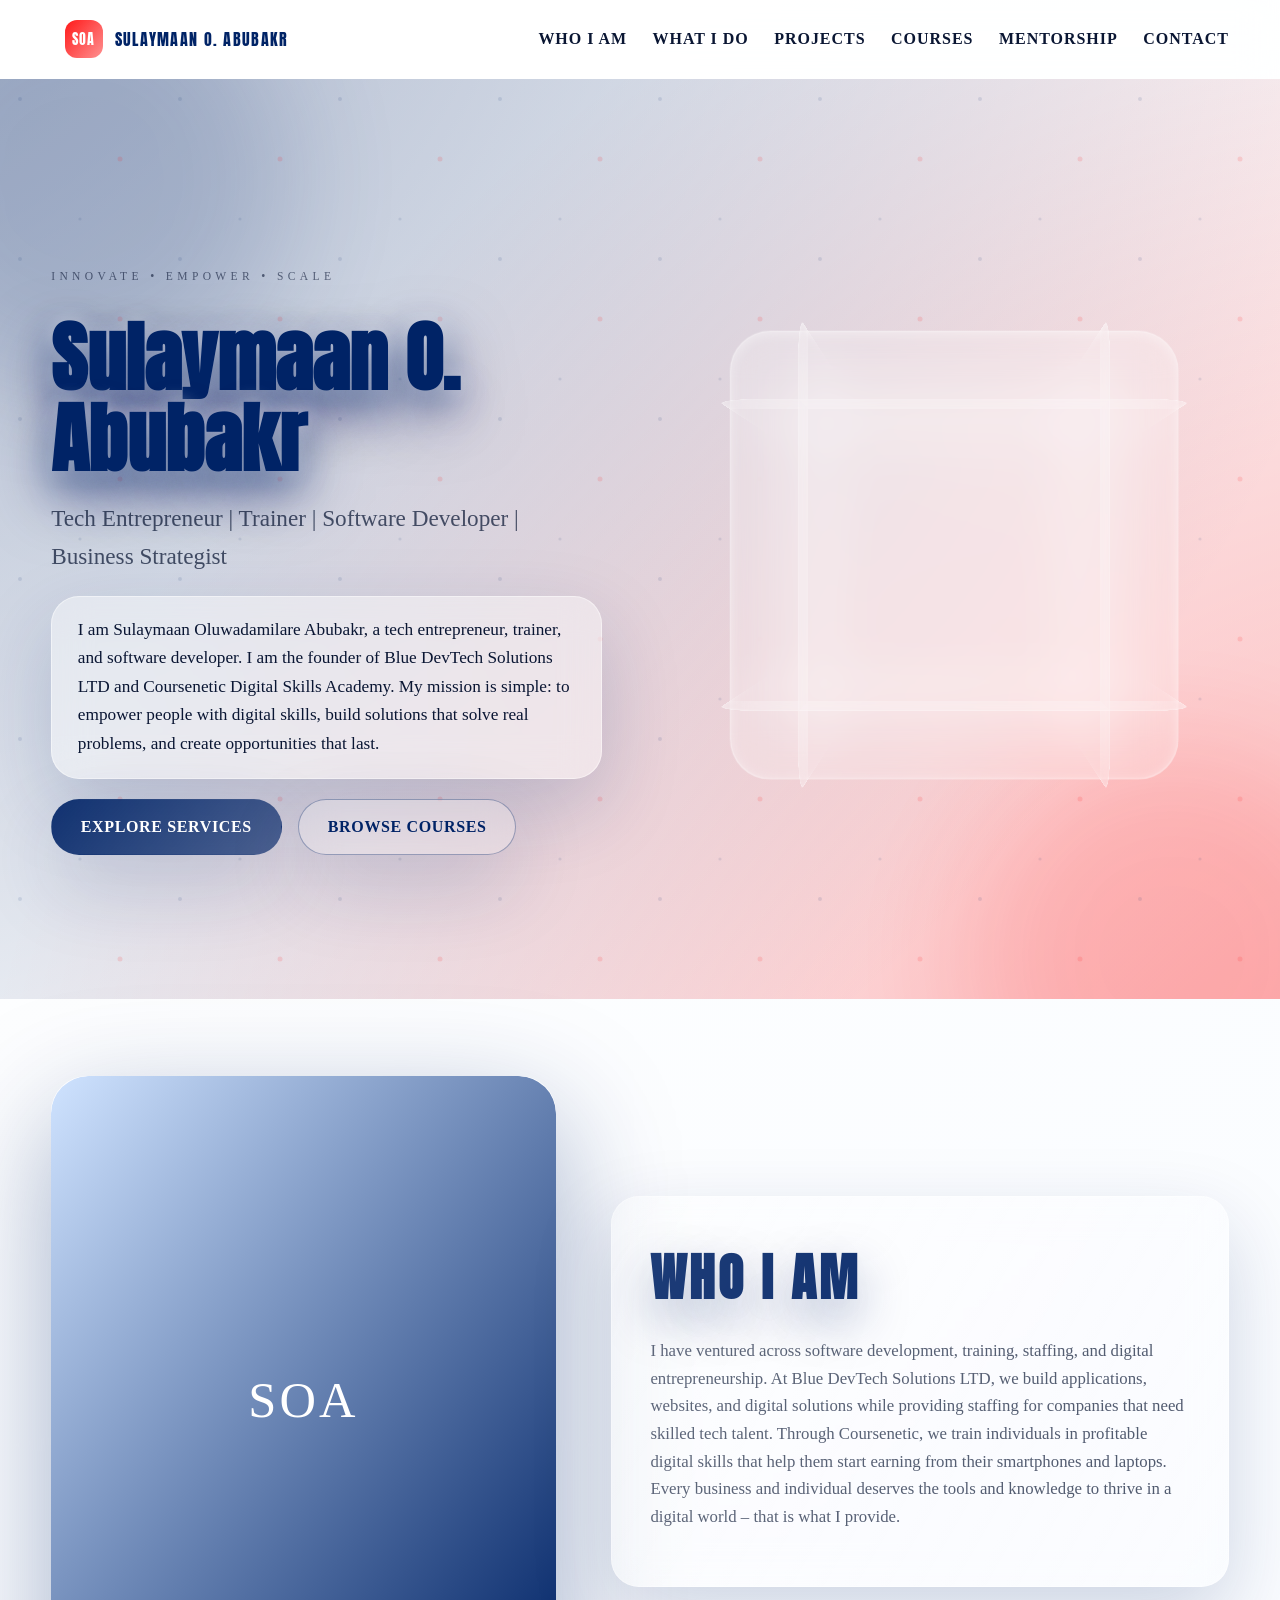
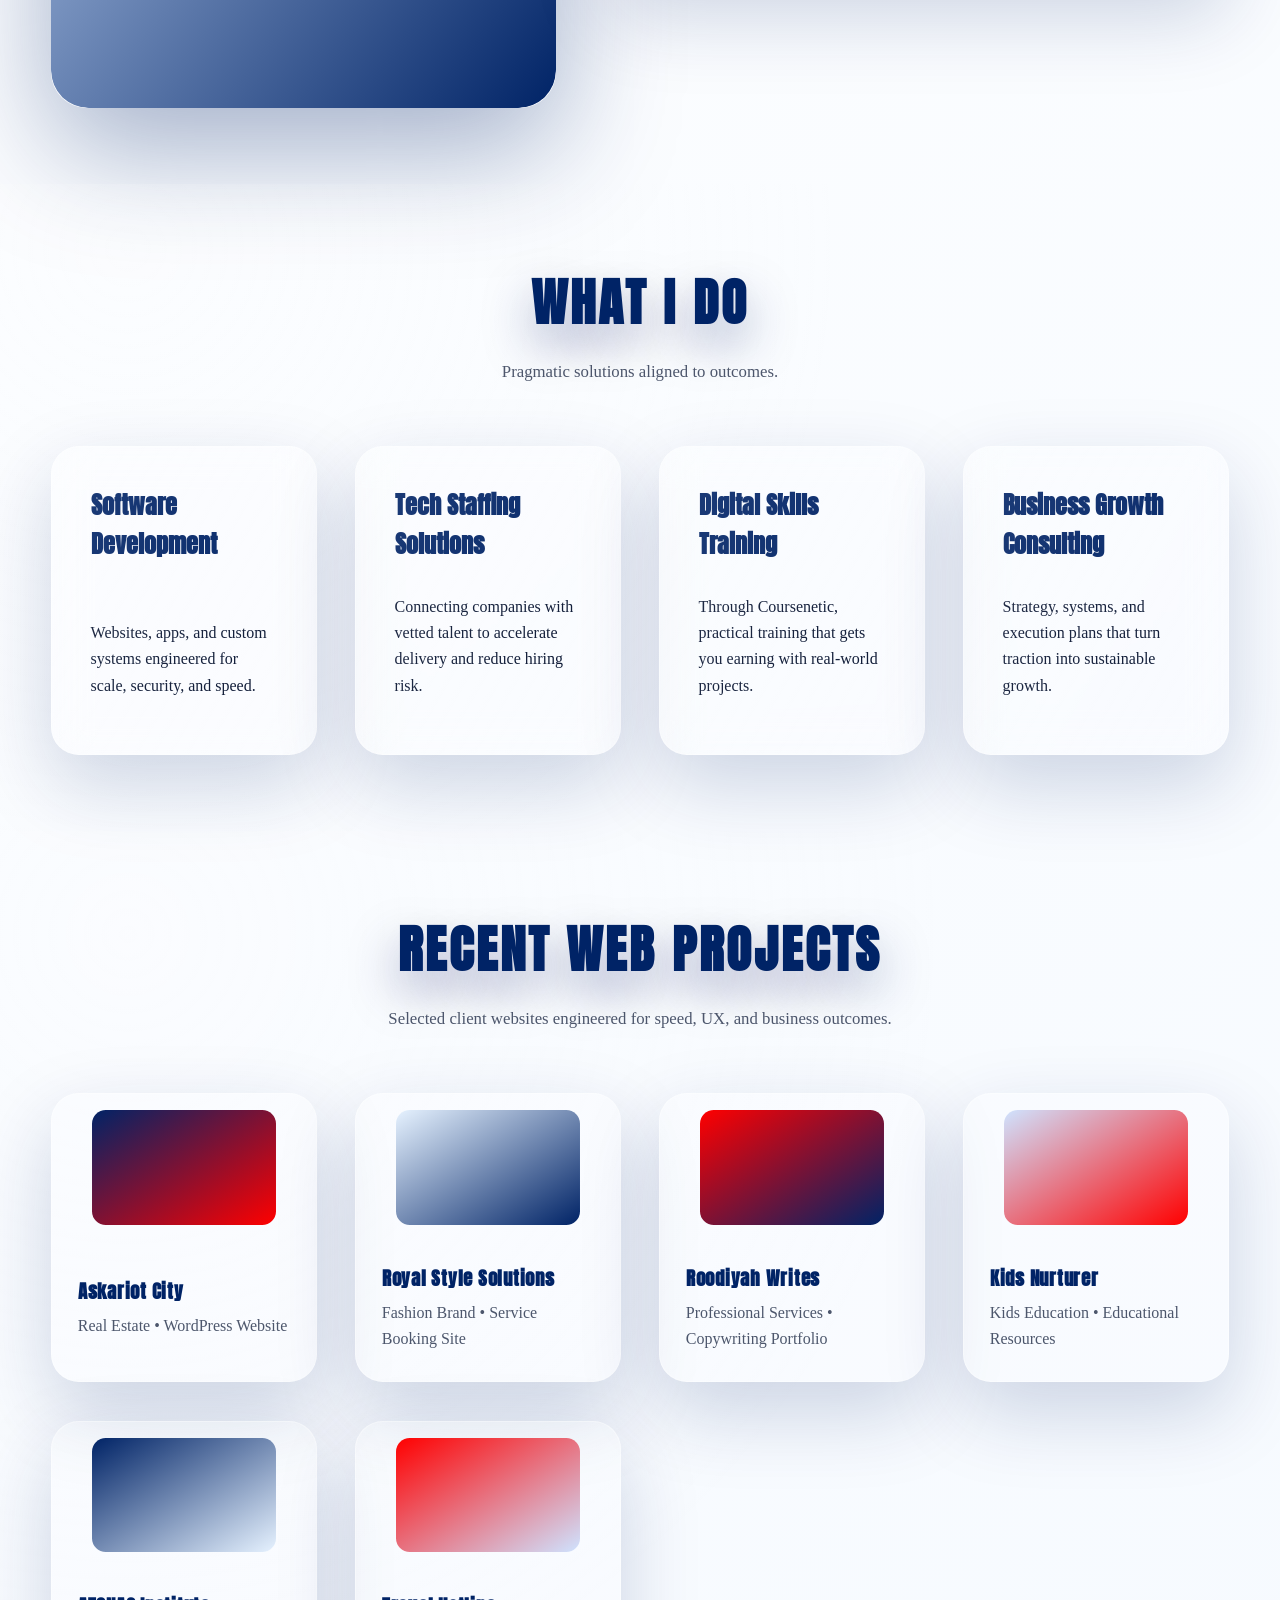
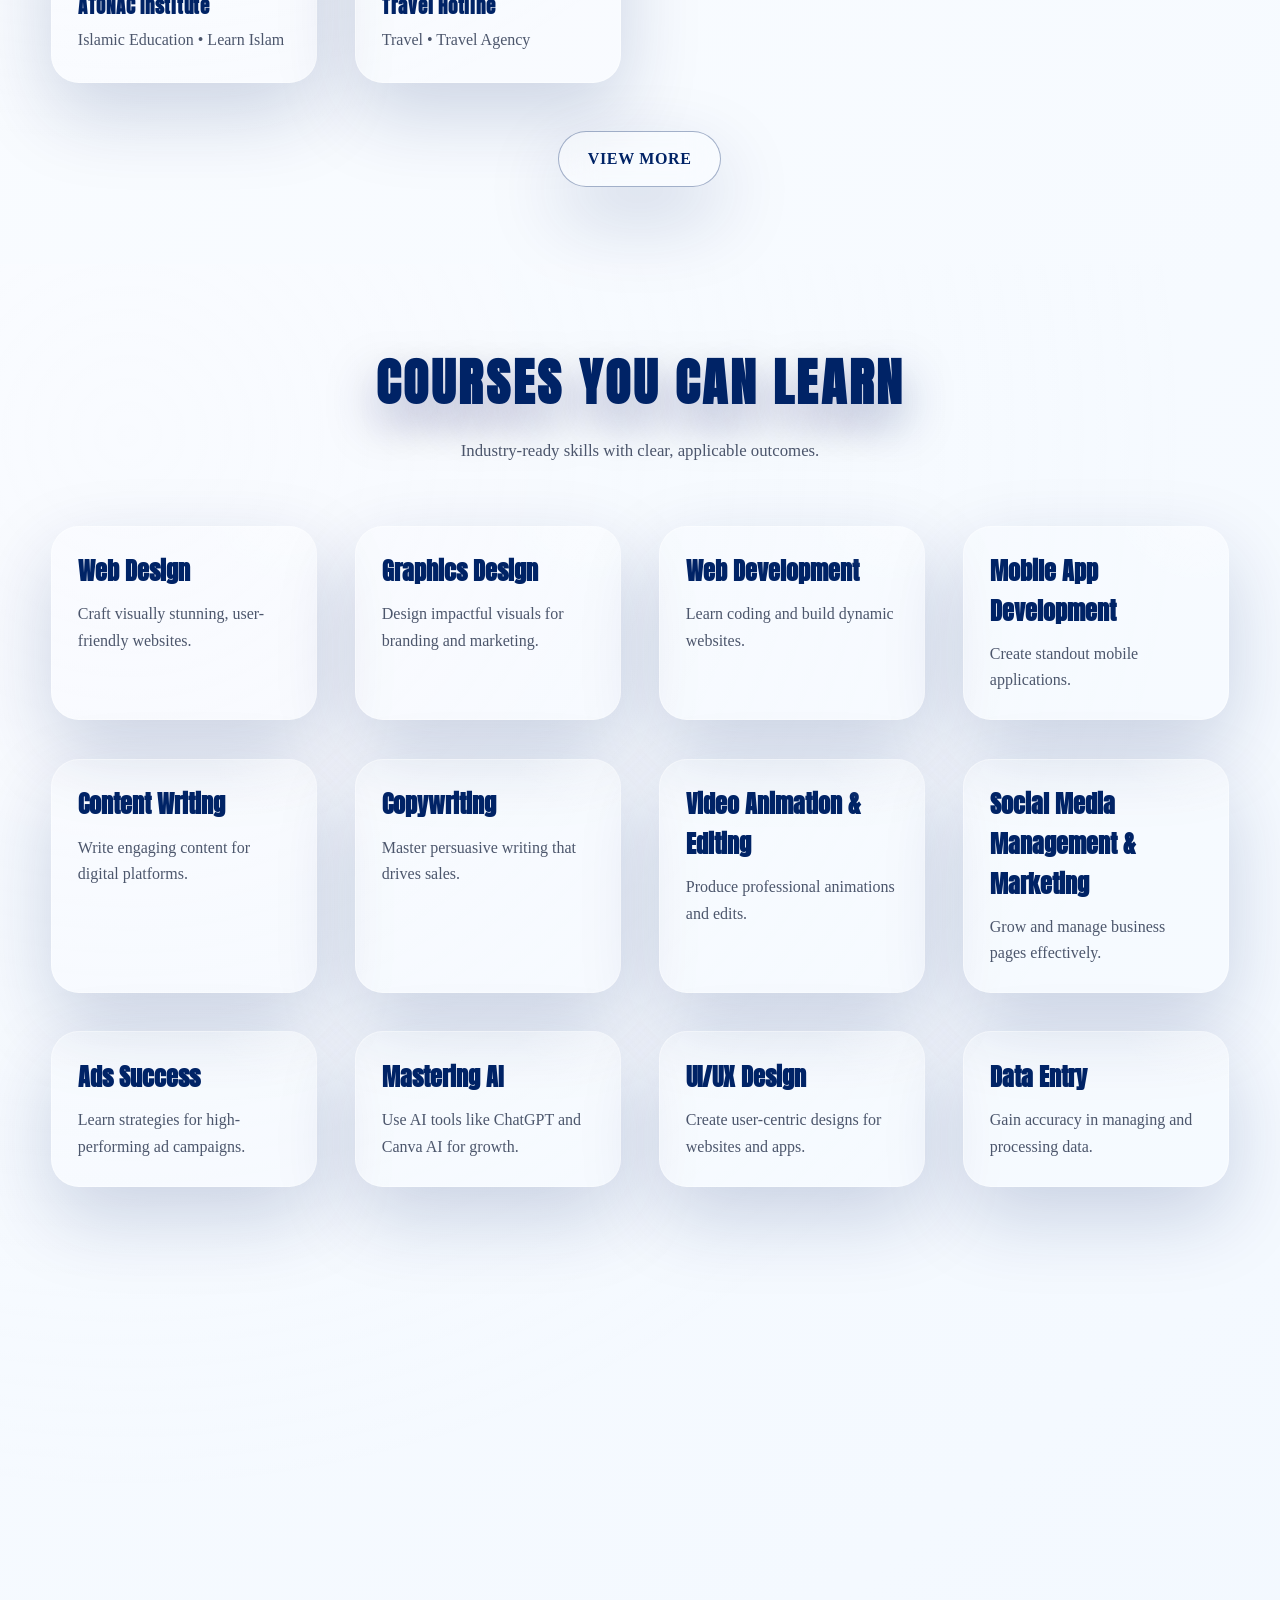
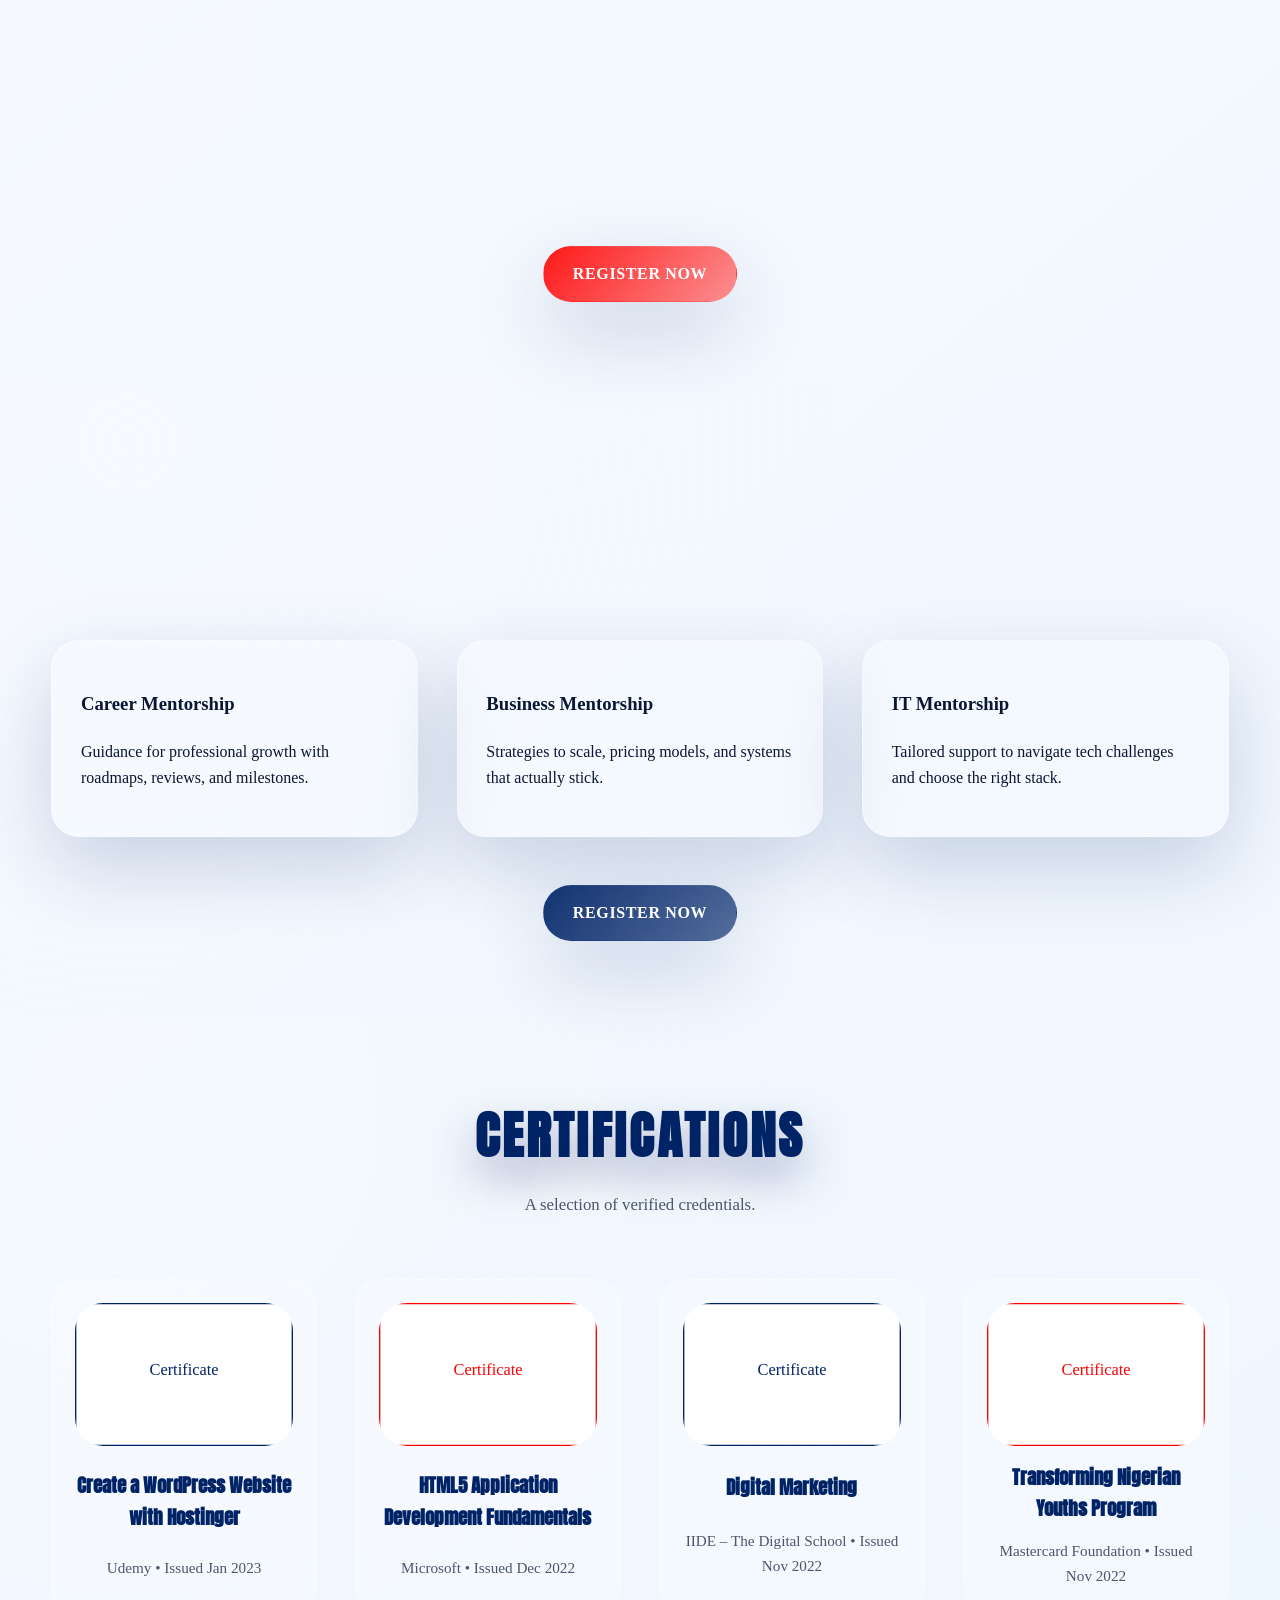
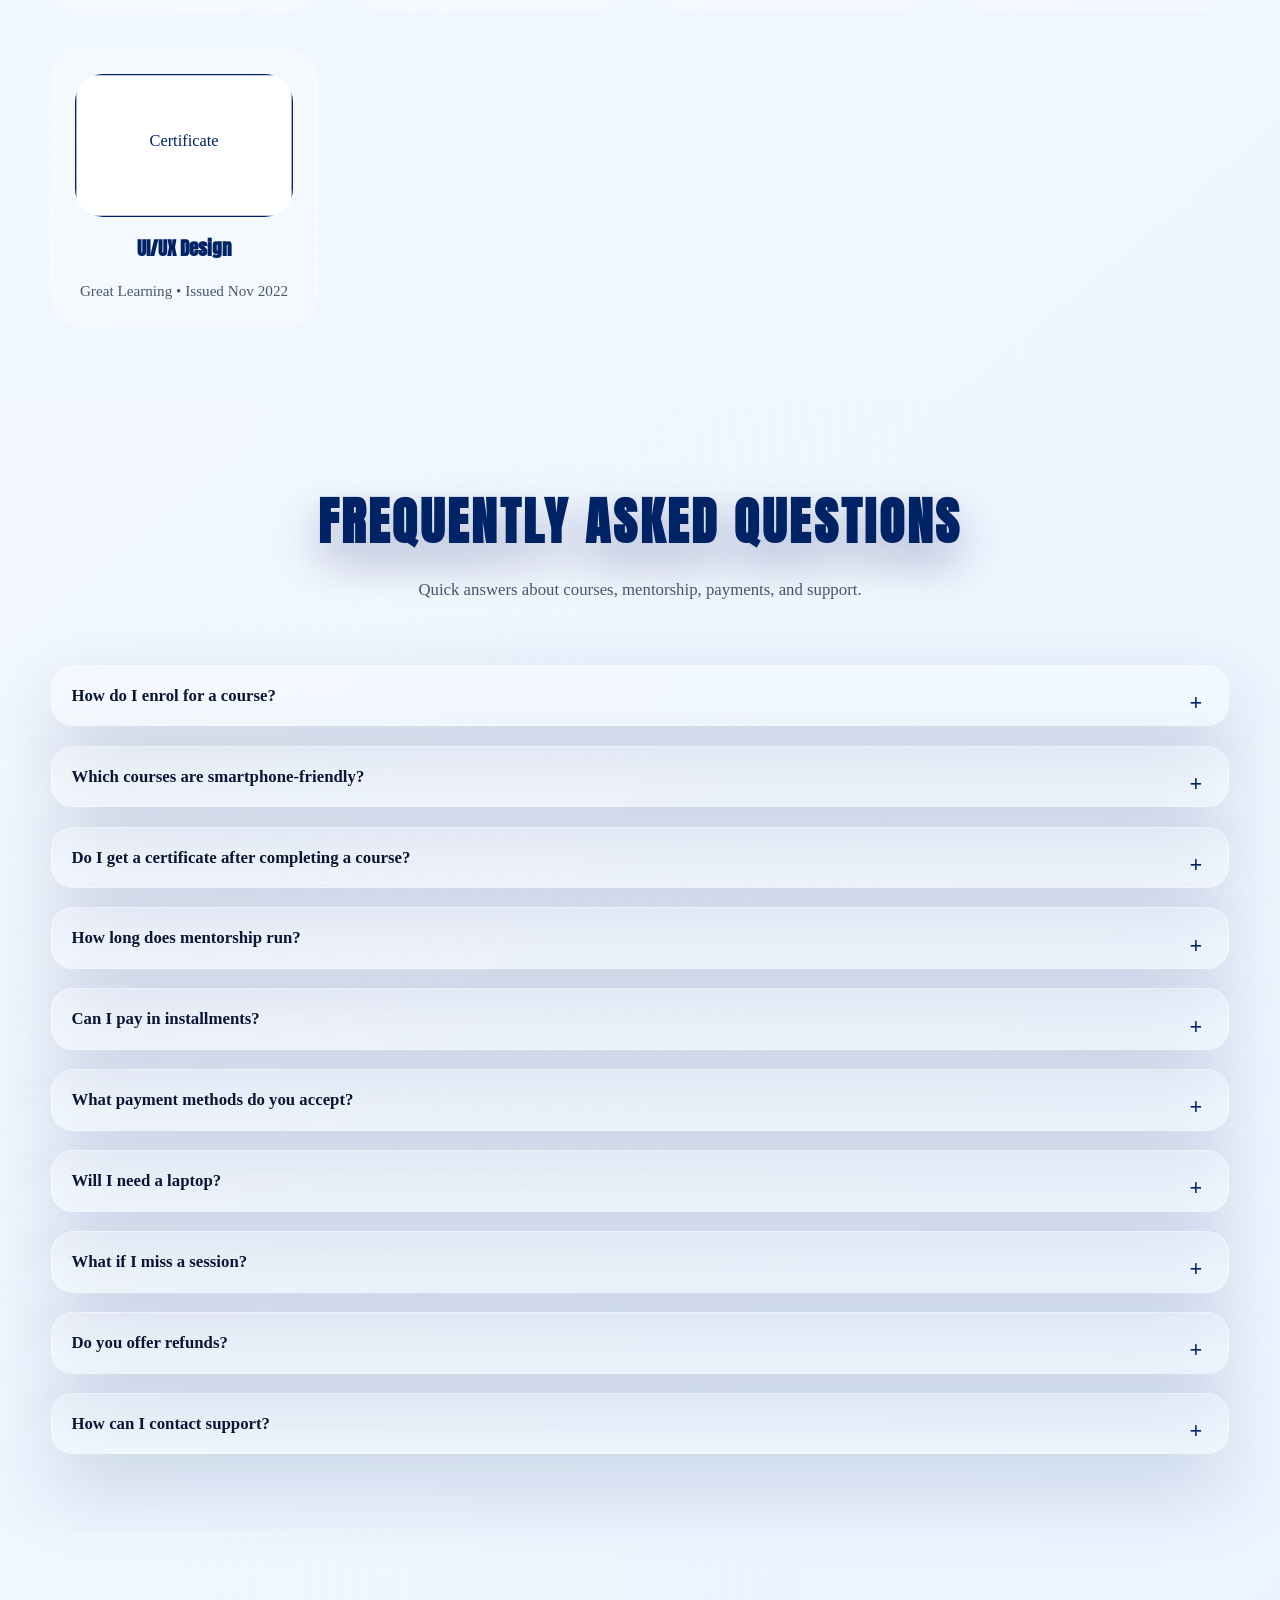
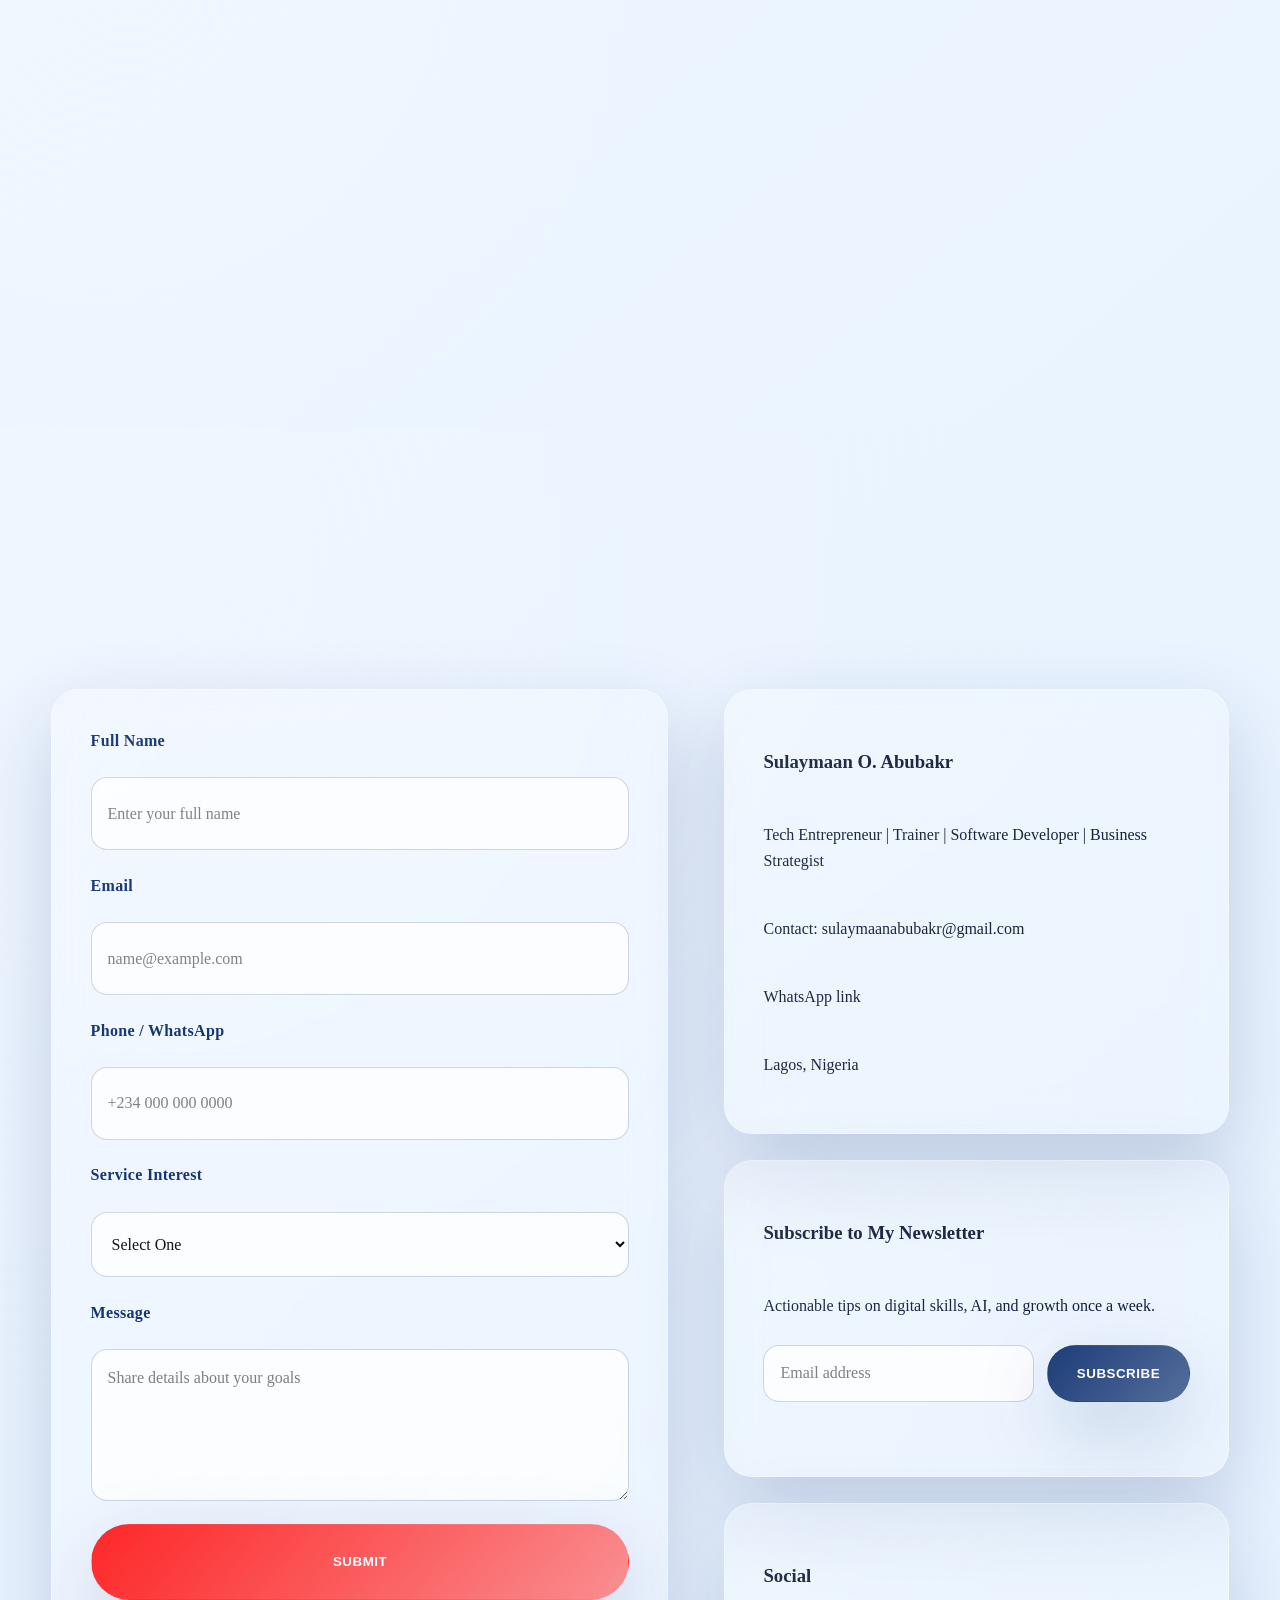
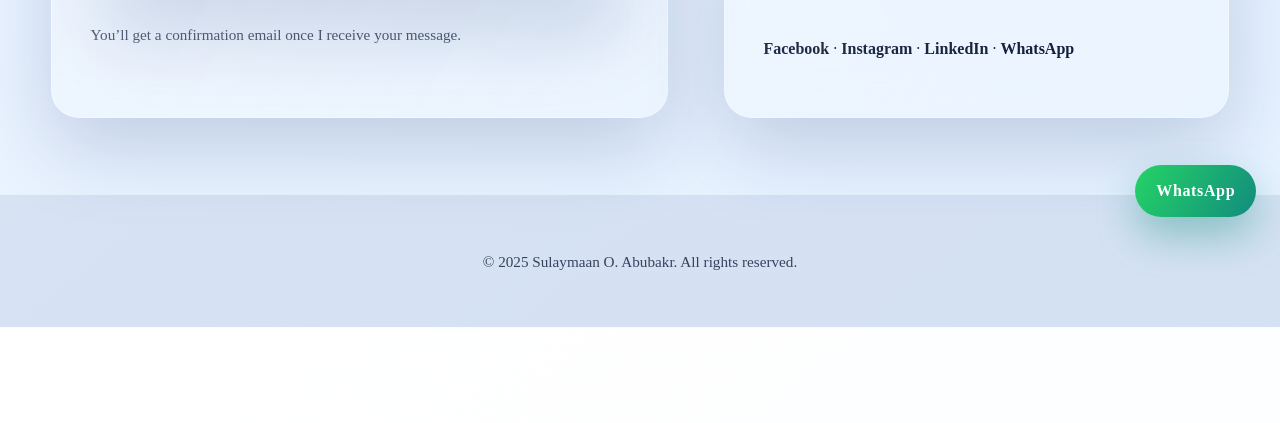
<file: index.html>
<!DOCTYPE html>
<html lang="en">
  <head>
    <meta charset="UTF-8" />
    <meta name="viewport" content="width=device-width, initial-scale=1.0" />
    <title>Sulaymaan O. Abubakr | Tech Entrepreneur & Strategist</title>
    <link rel="preconnect" href="https://fonts.googleapis.com" />
    <link rel="preconnect" href="https://fonts.gstatic.com" crossorigin />
    <link href="https://fonts.googleapis.com/css2?family=Anton&display=swap" rel="stylesheet" />
    <link rel="stylesheet" href="style.css" />
    <script src="script.js" defer></script>
  </head>
  <body>
    <a href="#main" class="skip-link">Skip to content</a>
    <header class="header" data-tilt>
      <div class="header__inner container">
        <a class="brand" href="#hero">
          <span class="brand__badge">SOA</span>
          <span class="brand__text">Sulaymaan O. Abubakr</span>
        </a>
        <nav class="nav" aria-label="Primary navigation">
          <button class="nav__toggle" aria-expanded="false" aria-controls="primary-menu">
            <span class="nav__toggle-line"></span>
            <span class="nav__toggle-line"></span>
            <span class="nav__toggle-line"></span>
            <span class="visually-hidden">Open navigation</span>
          </button>
          <ul class="nav__list" id="primary-menu">
            <li><a href="#who" class="nav__link">Who I Am</a></li>
            <li><a href="#services" class="nav__link">What I Do</a></li>
            <li><a href="#projects" class="nav__link">Projects</a></li>
            <li><a href="#courses" class="nav__link">Courses</a></li>
            <li><a href="#mentorship" class="nav__link">Mentorship</a></li>
            <li><a href="#contact" class="nav__link">Contact</a></li>
          </ul>
        </nav>
      </div>
    </header>

    <main id="main">
      <section class="hero" id="hero">
        <div class="hero__background" aria-hidden="true">
          <div class="hero__orb hero__orb--one"></div>
          <div class="hero__orb hero__orb--two"></div>
          <div class="hero__particles"></div>
        </div>
        <div class="container hero__content">
          <div class="hero__copy">
            <p class="hero__eyebrow" data-depth="0.1">Innovate • Empower • Scale</p>
            <h1 class="hero__title" data-depth="0.2">
              <span class="hero__title-layer" aria-hidden="true">Sulaymaan O. Abubakr</span>
              <span class="hero__title-front">Sulaymaan O. Abubakr</span>
            </h1>
            <p class="hero__subtitle" data-depth="0.25">Tech Entrepreneur | Trainer | Software Developer | Business Strategist</p>
            <p class="hero__intro reveal" data-depth="0.3">
              I am Sulaymaan Oluwadamilare Abubakr, a tech entrepreneur, trainer, and software developer. I am the founder of Blue DevTech Solutions LTD and Coursenetic Digital Skills Academy. My mission is simple: to empower people with digital skills, build solutions that solve real problems, and create opportunities that last.
            </p>
            <div class="hero__actions" data-depth="0.35">
              <a href="#services" class="btn btn-primary" data-tilt>Explore Services</a>
              <a href="#courses" class="btn btn-outline" data-tilt>Browse Courses</a>
            </div>
          </div>
          <div class="hero__visual" aria-hidden="true">
            <div class="hero__cube" data-depth="0.15">
              <span></span><span></span><span></span><span></span><span></span><span></span>
            </div>
          </div>
        </div>
      </section>

      <section class="section" id="who">
        <div class="container who">
          <div class="who__media" data-tilt>
            <img
              src="data:image/svg+xml,%3Csvg xmlns='http://www.w3.org/2000/svg' viewBox='0 0 640 800'%3E%3Cdefs%3E%3ClinearGradient id='a' x1='0' x2='1' y1='0' y2='1'%3E%3Cstop offset='0' stop-color='%23cfe3ff'/%3E%3Cstop offset='1' stop-color='%23002366'/%3E%3C/linearGradient%3E%3C/defs%3E%3Crect fill='url(%23a)' width='640' height='800' rx='48'/%3E%3Ctext x='50%25' y='54%25' font-size='64' font-family='Anton' fill='white' letter-spacing='4' text-anchor='middle'%3ESOA%3C/text%3E%3C/svg%3E"
              alt="Sulaymaan O. Abubakr portrait"
              loading="lazy"
            />
          </div>
          <div class="who__content glass-panel reveal">
            <h2 class="section-title">Who I Am</h2>
            <p>
              I have ventured across software development, training, staffing, and digital entrepreneurship. At Blue DevTech Solutions LTD, we build applications, websites, and digital solutions while providing staffing for companies that need skilled tech talent. Through Coursenetic, we train individuals in profitable digital skills that help them start earning from their smartphones and laptops. Every business and individual deserves the tools and knowledge to thrive in a digital world – that is what I provide.
            </p>
          </div>
        </div>
      </section>

      <section class="section" id="services">
        <div class="container">
          <div class="section-head reveal">
            <h2 class="section-title">What I Do</h2>
            <p class="section-sub">Pragmatic solutions aligned to outcomes.</p>
          </div>
          <div class="services grid">
            <article class="service-card glass-panel reveal" data-tilt>
              <h3>Software Development</h3>
              <p>Websites, apps, and custom systems engineered for scale, security, and speed.</p>
            </article>
            <article class="service-card glass-panel reveal" data-tilt>
              <h3>Tech Staffing Solutions</h3>
              <p>Connecting companies with vetted talent to accelerate delivery and reduce hiring risk.</p>
            </article>
            <article class="service-card glass-panel reveal" data-tilt>
              <h3>Digital Skills Training</h3>
              <p>Through Coursenetic, practical training that gets you earning with real-world projects.</p>
            </article>
            <article class="service-card glass-panel reveal" data-tilt>
              <h3>Business Growth Consulting</h3>
              <p>Strategy, systems, and execution plans that turn traction into sustainable growth.</p>
            </article>
          </div>
        </div>
      </section>

      <section class="section" id="projects">
        <div class="container">
          <div class="section-head reveal">
            <h2 class="section-title">Recent Web Projects</h2>
            <p class="section-sub">Selected client websites engineered for speed, UX, and business outcomes.</p>
          </div>
          <div class="projects grid">
            <article class="project-card reveal" data-tilt>
              <figure class="project-card__media">
                <img src="data:image/svg+xml,%3Csvg xmlns='http://www.w3.org/2000/svg' viewBox='0 0 640 400'%3E%3Cdefs%3E%3ClinearGradient id='grad1' x1='0' x2='1' y1='0' y2='1'%3E%3Cstop offset='0' stop-color='%23002366'/%3E%3Cstop offset='1' stop-color='%23ff0000'/%3E%3C/linearGradient%3E%3C/defs%3E%3Crect fill='url(%23grad1)' width='640' height='400' rx='48'/%3E%3C/svg%3E" alt="Askariot City mockup" loading="lazy" />
              </figure>
              <div class="project-card__content">
                <h3>Askariot City</h3>
                <p>Real Estate • WordPress Website</p>
              </div>
            </article>
            <article class="project-card reveal" data-tilt>
              <figure class="project-card__media">
                <img src="data:image/svg+xml,%3Csvg xmlns='http://www.w3.org/2000/svg' viewBox='0 0 640 400'%3E%3Cdefs%3E%3ClinearGradient id='grad2' x1='0' x2='1' y1='0' y2='1'%3E%3Cstop offset='0' stop-color='%23e6f2ff'/%3E%3Cstop offset='1' stop-color='%23002366'/%3E%3C/linearGradient%3E%3C/defs%3E%3Crect fill='url(%23grad2)' width='640' height='400' rx='48'/%3E%3C/svg%3E" alt="Royal Style Solutions mockup" loading="lazy" />
              </figure>
              <div class="project-card__content">
                <h3>Royal Style Solutions</h3>
                <p>Fashion Brand • Service Booking Site</p>
              </div>
            </article>
            <article class="project-card reveal" data-tilt>
              <figure class="project-card__media">
                <img src="data:image/svg+xml,%3Csvg xmlns='http://www.w3.org/2000/svg' viewBox='0 0 640 400'%3E%3Cdefs%3E%3ClinearGradient id='grad3' x1='0' x2='1' y1='0' y2='1'%3E%3Cstop offset='0' stop-color='%23ff0000'/%3E%3Cstop offset='1' stop-color='%23002366'/%3E%3C/linearGradient%3E%3C/defs%3E%3Crect fill='url(%23grad3)' width='640' height='400' rx='48'/%3E%3C/svg%3E" alt="Roodiyah Writes mockup" loading="lazy" />
              </figure>
              <div class="project-card__content">
                <h3>Roodiyah Writes</h3>
                <p>Professional Services • Copywriting Portfolio</p>
              </div>
            </article>
            <article class="project-card reveal" data-tilt>
              <figure class="project-card__media">
                <img src="data:image/svg+xml,%3Csvg xmlns='http://www.w3.org/2000/svg' viewBox='0 0 640 400'%3E%3Cdefs%3E%3ClinearGradient id='grad4' x1='0' x2='1' y1='0' y2='1'%3E%3Cstop offset='0' stop-color='%23cfe3ff'/%3E%3Cstop offset='1' stop-color='%23ff0000'/%3E%3C/linearGradient%3E%3C/defs%3E%3Crect fill='url(%23grad4)' width='640' height='400' rx='48'/%3E%3C/svg%3E" alt="Kids Nurturer mockup" loading="lazy" />
              </figure>
              <div class="project-card__content">
                <h3>Kids Nurturer</h3>
                <p>Kids Education • Educational Resources</p>
              </div>
            </article>
            <article class="project-card reveal" data-tilt>
              <figure class="project-card__media">
                <img src="data:image/svg+xml,%3Csvg xmlns='http://www.w3.org/2000/svg' viewBox='0 0 640 400'%3E%3Cdefs%3E%3ClinearGradient id='grad5' x1='0' x2='1' y1='0' y2='1'%3E%3Cstop offset='0' stop-color='%23002366'/%3E%3Cstop offset='1' stop-color='%23e6f2ff'/%3E%3C/linearGradient%3E%3C/defs%3E%3Crect fill='url(%23grad5)' width='640' height='400' rx='48'/%3E%3C/svg%3E" alt="ATONAC Institute mockup" loading="lazy" />
              </figure>
              <div class="project-card__content">
                <h3>ATONAC Institute</h3>
                <p>Islamic Education • Learn Islam</p>
              </div>
            </article>
            <article class="project-card reveal" data-tilt>
              <figure class="project-card__media">
                <img src="data:image/svg+xml,%3Csvg xmlns='http://www.w3.org/2000/svg' viewBox='0 0 640 400'%3E%3Cdefs%3E%3ClinearGradient id='grad6' x1='0' x2='1' y1='0' y2='1'%3E%3Cstop offset='0' stop-color='%23ff0000'/%3E%3Cstop offset='1' stop-color='%23cfe3ff'/%3E%3C/linearGradient%3E%3C/defs%3E%3Crect fill='url(%23grad6)' width='640' height='400' rx='48'/%3E%3C/svg%3E" alt="Travel Hotline mockup" loading="lazy" />
              </figure>
              <div class="project-card__content">
                <h3>Travel Hotline</h3>
                <p>Travel • Travel Agency</p>
              </div>
            </article>
          </div>
          <div class="cta-center">
            <a href="#contact" class="btn btn-outline" data-tilt>View more</a>
          </div>
        </div>
      </section>

      <section class="section" id="courses">
        <div class="container">
          <div class="section-head reveal">
            <h2 class="section-title">Courses You Can Learn</h2>
            <p class="section-sub">Industry-ready skills with clear, applicable outcomes.</p>
          </div>
          <div class="courses grid">
            <article class="course-card reveal" data-tilt>
              <h3>Web Design</h3>
              <p>Craft visually stunning, user-friendly websites.</p>
            </article>
            <article class="course-card reveal" data-tilt>
              <h3>Graphics Design</h3>
              <p>Design impactful visuals for branding and marketing.</p>
            </article>
            <article class="course-card reveal" data-tilt>
              <h3>Web Development</h3>
              <p>Learn coding and build dynamic websites.</p>
            </article>
            <article class="course-card reveal" data-tilt>
              <h3>Mobile App Development</h3>
              <p>Create standout mobile applications.</p>
            </article>
            <article class="course-card reveal" data-tilt>
              <h3>Content Writing</h3>
              <p>Write engaging content for digital platforms.</p>
            </article>
            <article class="course-card reveal" data-tilt>
              <h3>Copywriting</h3>
              <p>Master persuasive writing that drives sales.</p>
            </article>
            <article class="course-card reveal" data-tilt>
              <h3>Video Animation &amp; Editing</h3>
              <p>Produce professional animations and edits.</p>
            </article>
            <article class="course-card reveal" data-tilt>
              <h3>Social Media Management &amp; Marketing</h3>
              <p>Grow and manage business pages effectively.</p>
            </article>
            <article class="course-card reveal" data-tilt>
              <h3>Ads Success</h3>
              <p>Learn strategies for high-performing ad campaigns.</p>
            </article>
            <article class="course-card reveal" data-tilt>
              <h3>Mastering AI</h3>
              <p>Use AI tools like ChatGPT and Canva AI for growth.</p>
            </article>
            <article class="course-card reveal" data-tilt>
              <h3>UI/UX Design</h3>
              <p>Create user-centric designs for websites and apps.</p>
            </article>
            <article class="course-card reveal" data-tilt>
              <h3>Data Entry</h3>
              <p>Gain accuracy in managing and processing data.</p>
            </article>
            <article class="course-card reveal" data-tilt>
              <h3>Office Suite / Google Workspace</h3>
              <p>Master essential productivity tools.</p>
            </article>
          </div>
          <div class="section-head section-head--sub reveal">
            <h3 class="section-title section-title--sub">Exclusive Smartphone-Friendly Courses</h3>
          </div>
          <div class="badges grid">
            <div class="badge-card reveal" data-tilt>Graphic Design (Canva, Pixellab)</div>
            <div class="badge-card reveal" data-tilt>Video Animation &amp; Editing (CapCut, Alight Motion, InShot)</div>
            <div class="badge-card reveal" data-tilt>Social Media Management (Facebook, Instagram, TikTok)</div>
            <div class="badge-card reveal" data-tilt>Content Writing (Blogs, articles, social posts)</div>
            <div class="badge-card reveal" data-tilt>Copywriting (Ads, emails, product descriptions)</div>
            <div class="badge-card reveal" data-tilt>Artificial Intelligence (AI-powered productivity)</div>
            <div class="badge-card reveal" data-tilt>Ghostwriting (Books, blogs, client articles)</div>
          </div>
          <div class="cta-center">
            <a href="#contact" class="btn btn-secondary" data-tilt>Register Now</a>
          </div>
        </div>
      </section>

      <section class="section" id="mentorship">
        <div class="container">
          <div class="section-head reveal">
            <h2 class="section-title">Exclusive Mentorship</h2>
            <p class="section-sub">Clarity, accountability, and momentum.</p>
          </div>
          <div class="mentorship grid">
            <article class="mentorship-card reveal" data-tilt>
              <h3>Career Mentorship</h3>
              <p>Guidance for professional growth with roadmaps, reviews, and milestones.</p>
            </article>
            <article class="mentorship-card reveal" data-tilt>
              <h3>Business Mentorship</h3>
              <p>Strategies to scale, pricing models, and systems that actually stick.</p>
            </article>
            <article class="mentorship-card reveal" data-tilt>
              <h3>IT Mentorship</h3>
              <p>Tailored support to navigate tech challenges and choose the right stack.</p>
            </article>
          </div>
          <div class="cta-center">
            <a href="#contact" class="btn btn-primary" data-tilt>Register Now</a>
          </div>
        </div>
      </section>

      <section class="section" id="certifications">
        <div class="container">
          <div class="section-head reveal">
            <h2 class="section-title">Certifications</h2>
            <p class="section-sub">A selection of verified credentials.</p>
          </div>
          <div class="certifications grid">
            <article class="cert-card reveal" data-tilt data-lightbox="certificate-1">
              <img src="data:image/svg+xml,%3Csvg xmlns='http://www.w3.org/2000/svg' viewBox='0 0 640 420'%3E%3Crect width='640' height='420' rx='40' fill='%23ffffff' stroke='%23002366' stroke-width='8'/%3E%3Ctext x='50%25' y='50%25' font-size='48' font-family='Georgia' fill='%23002366' text-anchor='middle'%3ECertificate%3C/text%3E%3C/svg%3E" alt="Create a WordPress Website with Hostinger certificate" loading="lazy" />
              <h3>Create a WordPress Website with Hostinger</h3>
              <p>Udemy • Issued Jan 2023</p>
            </article>
            <article class="cert-card reveal" data-tilt data-lightbox="certificate-2">
              <img src="data:image/svg+xml,%3Csvg xmlns='http://www.w3.org/2000/svg' viewBox='0 0 640 420'%3E%3Crect width='640' height='420' rx='40' fill='%23ffffff' stroke='%23ff0000' stroke-width='8'/%3E%3Ctext x='50%25' y='50%25' font-size='48' font-family='Georgia' fill='%23ff0000' text-anchor='middle'%3ECertificate%3C/text%3E%3C/svg%3E" alt="HTML5 Application Development Fundamentals certificate" loading="lazy" />
              <h3>HTML5 Application Development Fundamentals</h3>
              <p>Microsoft • Issued Dec 2022</p>
            </article>
            <article class="cert-card reveal" data-tilt data-lightbox="certificate-3">
              <img src="data:image/svg+xml,%3Csvg xmlns='http://www.w3.org/2000/svg' viewBox='0 0 640 420'%3E%3Crect width='640' height='420' rx='40' fill='%23ffffff' stroke='%23002366' stroke-width='8'/%3E%3Ctext x='50%25' y='50%25' font-size='48' font-family='Georgia' fill='%23002366' text-anchor='middle'%3ECertificate%3C/text%3E%3C/svg%3E" alt="Digital Marketing certificate" loading="lazy" />
              <h3>Digital Marketing</h3>
              <p>IIDE – The Digital School • Issued Nov 2022</p>
            </article>
            <article class="cert-card reveal" data-tilt data-lightbox="certificate-4">
              <img src="data:image/svg+xml,%3Csvg xmlns='http://www.w3.org/2000/svg' viewBox='0 0 640 420'%3E%3Crect width='640' height='420' rx='40' fill='%23ffffff' stroke='%23ff0000' stroke-width='8'/%3E%3Ctext x='50%25' y='50%25' font-size='48' font-family='Georgia' fill='%23ff0000' text-anchor='middle'%3ECertificate%3C/text%3E%3C/svg%3E" alt="Transforming Nigerian Youths Program certificate" loading="lazy" />
              <h3>Transforming Nigerian Youths Program</h3>
              <p>Mastercard Foundation • Issued Nov 2022</p>
            </article>
            <article class="cert-card reveal" data-tilt data-lightbox="certificate-5">
              <img src="data:image/svg+xml,%3Csvg xmlns='http://www.w3.org/2000/svg' viewBox='0 0 640 420'%3E%3Crect width='640' height='420' rx='40' fill='%23ffffff' stroke='%23002366' stroke-width='8'/%3E%3Ctext x='50%25' y='50%25' font-size='48' font-family='Georgia' fill='%23002366' text-anchor='middle'%3ECertificate%3C/text%3E%3C/svg%3E" alt="UI/UX Design certificate" loading="lazy" />
              <h3>UI/UX Design</h3>
              <p>Great Learning • Issued Nov 2022</p>
            </article>
          </div>
        </div>
      </section>

      <section class="section" id="faq">
        <div class="container">
          <div class="section-head reveal">
            <h2 class="section-title">Frequently Asked Questions</h2>
            <p class="section-sub">Quick answers about courses, mentorship, payments, and support.</p>
          </div>
          <div class="faq reveal">
            <details>
              <summary>How do I enrol for a course?</summary>
              <p>Go to Courses, Register Now, pick your device type, select a course, and pay securely via Paystack. You’ll get a confirmation and a WhatsApp hand-off.</p>
            </details>
            <details>
              <summary>Which courses are smartphone-friendly?</summary>
              <p>Graphic Design (Canva, Pixellab), Video Editing (CapCut, Alight Motion, InShot), Social Media Management, Content Writing, Copywriting, AI Productivity, and Ghostwriting.</p>
            </details>
            <details>
              <summary>Do I get a certificate after completing a course?</summary>
              <p>Yes, students receive a digital certificate and practical project evaluation.</p>
            </details>
            <details>
              <summary>How long does mentorship run?</summary>
              <p>Mentorship is flexible (e.g., 4–12 weeks). Pick a duration on the registration page and we’ll tailor it to your goals.</p>
            </details>
            <details>
              <summary>Can I pay in installments?</summary>
              <p>Installments are available for select programs such as web development, app development and UI/UX design. You can choose the option when registering.</p>
            </details>
            <details>
              <summary>What payment methods do you accept?</summary>
              <p>Paystack supports Cards, Bank Transfer, USSD, and more (based on availability).</p>
            </details>
            <details>
              <summary>Will I need a laptop?</summary>
              <p>Many courses are smartphone-friendly. Advanced development and design courses are best on a laptop.</p>
            </details>
            <details>
              <summary>What if I miss a session?</summary>
              <p>We will reschedule where possible. You’ll also get guidance and materials to catch up.</p>
            </details>
            <details>
              <summary>Do you offer refunds?</summary>
              <p>Refunds are considered on a case-by-case basis before a program starts. After access is granted, refunds generally aren’t available.</p>
            </details>
            <details>
              <summary>How can I contact support?</summary>
              <p>Use the “Let’s Build Together” form or message me on WhatsApp.</p>
            </details>
          </div>
        </div>
      </section>

      <section class="section" id="companies">
        <div class="container">
          <div class="section-head reveal">
            <h2 class="section-title">My Companies</h2>
          </div>
          <div class="companies grid">
            <article class="company-card reveal" data-tilt>
              <h3>Blue DevTech Solutions LTD</h3>
              <p>Software development &amp; staffing company delivering modern applications and aligning talent to business goals.</p>
            </article>
            <article class="company-card reveal" data-tilt>
              <h3>Coursenetic Digital Skills Academy</h3>
              <p>Training individuals in high-paying, marketable skills with hands-on, outcomes-first learning.</p>
            </article>
          </div>
        </div>
      </section>

      <section class="section" id="contact">
        <div class="container">
          <div class="section-head reveal">
            <h2 class="section-title">Let’s Build Together</h2>
            <p class="section-sub">Whether you want to learn profitable skills, grow your business, or find tech talent, I have solutions for you.</p>
          </div>
          <div class="contact-grid">
            <form class="contact-form glass-panel reveal" novalidate>
              <div class="form-group">
                <label for="name">Full Name</label>
                <input type="text" id="name" name="name" placeholder="Enter your full name" required />
              </div>
              <div class="form-group">
                <label for="email">Email</label>
                <input type="email" id="email" name="email" placeholder="name@example.com" required />
              </div>
              <div class="form-group">
                <label for="phone">Phone / WhatsApp</label>
                <input type="tel" id="phone" name="phone" placeholder="+234 000 000 0000" required />
              </div>
              <div class="form-group">
                <label for="interest">Service Interest</label>
                <select id="interest" name="interest" required>
                  <option value="" disabled selected>Select One</option>
                  <option value="Courses">Courses</option>
                  <option value="Mentorship">Mentorship</option>
                  <option value="Software Development">Software Development</option>
                  <option value="Staffing Solutions">Staffing Solutions</option>
                  <option value="Business Consulting">Business Consulting</option>
                  <option value="Other">Other</option>
                </select>
              </div>
              <div class="form-group">
                <label for="message">Message</label>
                <textarea id="message" name="message" rows="4" placeholder="Share details about your goals"></textarea>
              </div>
              <button type="submit" class="btn btn-secondary" data-tilt>Submit</button>
              <p class="form-note">You’ll get a confirmation email once I receive your message.</p>
            </form>
            <aside class="contact-info reveal">
              <div class="info-block glass-panel">
                <h3>Sulaymaan O. Abubakr</h3>
                <p>Tech Entrepreneur | Trainer | Software Developer | Business Strategist</p>
                <p>Contact: <a href="mailto:sulaymaanabubakr@gmail.com">sulaymaanabubakr@gmail.com</a></p>
                <p><a href="https://wa.me/2340000000000" target="_blank" rel="noopener">WhatsApp link</a></p>
                <p>Lagos, Nigeria</p>
              </div>
              <div class="info-block glass-panel newsletter">
                <h3>Subscribe to My Newsletter</h3>
                <p>Actionable tips on digital skills, AI, and growth once a week.</p>
                <form class="newsletter-form" novalidate>
                  <label for="newsletter-email" class="visually-hidden">Email address</label>
                  <input type="email" id="newsletter-email" name="newsletter-email" placeholder="Email address" required />
                  <button type="submit" class="btn btn-primary" data-tilt>Subscribe</button>
                </form>
                <p class="newsletter-success" role="status" aria-live="polite">Success! Thank you for subscribing! Redirecting...</p>
              </div>
              <div class="info-block glass-panel social">
                <h3>Social</h3>
                <p><a href="#">Facebook</a> · <a href="#">Instagram</a> · <a href="#">LinkedIn</a> · <a href="https://wa.me/2340000000000" target="_blank" rel="noopener">WhatsApp</a></p>
              </div>
            </aside>
          </div>
        </div>
      </section>
    </main>

    <footer class="footer">
      <div class="container">
        <p>© 2025 Sulaymaan O. Abubakr. All rights reserved.</p>
      </div>
    </footer>

    <button class="back-to-top" type="button" aria-label="Back to top">
      <span>↑</span>
    </button>
    <a class="whatsapp-fab" href="https://wa.me/2340000000000" target="_blank" rel="noopener" aria-label="Chat on WhatsApp">
      <span>WhatsApp</span>
    </a>

    <div class="lightbox" role="dialog" aria-modal="true" aria-hidden="true">
      <button class="lightbox__close" type="button" aria-label="Close lightbox">×</button>
      <div class="lightbox__content"></div>
    </div>
  </body>
</html>
</file>
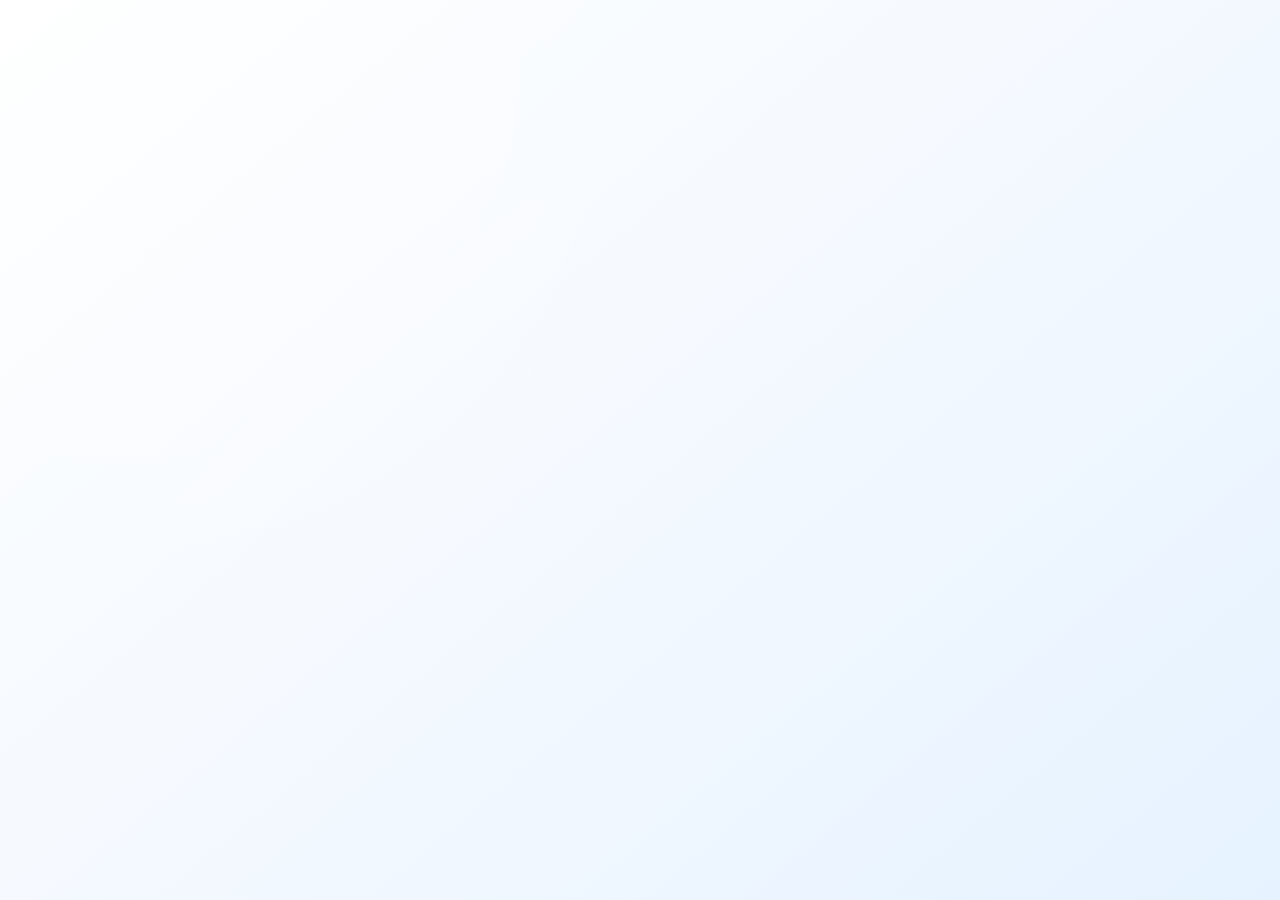
<file: thanks.html>
<!DOCTYPE html>
<html lang="en">
<head>
  <meta charset="utf-8">
  <meta name="viewport" content="width=device-width, initial-scale=1">
  <title>Thank You | Sulaymaan O. Abubakr</title>
  <meta name="description" content="Thank you for registering with Sulaymaan O. Abubakr. Explore more opportunities or return to the homepage.">
  <link rel="icon" type="image/png" sizes="32x32" href="/images/favicon-32x32.png">
  <link rel="preconnect" href="https://fonts.googleapis.com">
  <link rel="preconnect" href="https://fonts.gstatic.com" crossorigin>
  <link href="https://fonts.googleapis.com/css2?family=Anton&family=Georgia:wght@400;500;700&display=swap" rel="stylesheet">
  <link rel="stylesheet" href="https://cdn.jsdelivr.net/npm/@fortawesome/fontawesome-free@6.5.2/css/all.min.css" crossorigin="anonymous" referrerpolicy="no-referrer">
  <link rel="stylesheet" href="style.css">
</head>
<body class="theme-blue">
  <main class="section" style="min-height:80vh;display:flex;align-items:center;">
    <div class="container narrow" style="text-align:center;">
      <div class="glass-card reveal" data-3d style="padding:3rem 2.4rem;">
        <div style="display:flex;justify-content:center;margin-bottom:1.5rem;">
          <div style="width:120px;height:120px;border-radius:50%;background:rgba(0,35,102,0.85);display:grid;place-items:center;box-shadow:0 30px 60px rgba(0,35,102,0.35);transform-style:preserve-3d;animation:thanksSpin 6s infinite ease-in-out;">
            <i class="fa-solid fa-check" style="font-size:3rem;color:#fff;"></i>
          </div>
        </div>
        <h1 class="section-title" style="text-align:center;">Thank You!</h1>
        <p class="section-sub" style="text-align:center;">Your registration was successful. A confirmation email and WhatsApp message will be with you shortly.</p>
        <a href="/index.html" class="btn btn-primary" style="margin-top:2rem;">Back to Home</a>
      </div>
    </div>
  </main>

  <script>
    const card = document.querySelector('[data-3d]');
    const icon = card?.querySelector('div > div');
    card?.addEventListener('pointermove', (event) => {
      const rect = card.getBoundingClientRect();
      const relX = (event.clientX - rect.left) / rect.width - 0.5;
      const relY = (event.clientY - rect.top) / rect.height - 0.5;
      icon.style.transform = `rotateY(${relX * 24}deg) rotateX(${relY * -24}deg)`;
    });
    card?.addEventListener('pointerleave', () => {
      icon.style.transform = 'rotateY(0) rotateX(0)';
    });
  </script>
</body>
</html>
</file>
<file: style.css>
@import url("https://fonts.googleapis.com/css2?family=Anton&display=swap");

:root {
  --color-primary: #002366;
  --color-secondary: #ff0000;
  --color-background: #fdfefe;
  --color-surface: rgba(255, 255, 255, 0.16);
  --color-surface-strong: rgba(255, 255, 255, 0.32);
  --color-text: #0a1633;
  --color-text-soft: rgba(10, 22, 51, 0.72);
  --color-border: rgba(255, 255, 255, 0.35);
  --shadow-soft: 0 30px 80px rgba(0, 35, 102, 0.18);
  --shadow-strong: 0 40px 120px rgba(0, 35, 102, 0.36);
  --shadow-raised: 0 24px 60px rgba(255, 0, 0, 0.22);
  --blur-strong: blur(24px);
  --blur-medium: blur(18px);
  --radius-xl: 36px;
  --radius-lg: 28px;
  --radius-md: 22px;
  --radius-sm: 16px;
  --transition-fast: 180ms cubic-bezier(0.22, 1, 0.36, 1);
  --transition-base: 260ms cubic-bezier(0.23, 1, 0.32, 1);
  --transition-slow: 520ms cubic-bezier(0.21, 1, 0.29, 1);
  --gradient-bg: linear-gradient(140deg, #ffffff 0%, #f4f9ff 50%, #e6f2ff 100%);
  --gradient-primary: linear-gradient(130deg, rgba(0, 35, 102, 0.92), rgba(0, 35, 102, 0.65));
  --gradient-secondary: linear-gradient(130deg, rgba(255, 0, 0, 0.9), rgba(255, 86, 86, 0.65));
  --hero-height: clamp(680px, 110vh, 920px);
}

* {
  box-sizing: border-box;
}

html {
  scroll-behavior: smooth;
  background: var(--gradient-bg);
}

body {
  margin: 0;
  font-family: "Georgia Pro", Georgia, serif;
  background: var(--gradient-bg);
  color: var(--color-text);
  line-height: 1.65;
  min-height: 100vh;
  overflow-x: hidden;
  perspective: 1400px;
}

img {
  display: block;
  max-width: 100%;
  height: auto;
  border-radius: inherit;
}

a {
  color: inherit;
  text-decoration: none;
}

a:hover,
a:focus-visible {
  color: var(--color-secondary);
}

:focus-visible {
  outline: 3px solid rgba(255, 0, 0, 0.4);
  outline-offset: 4px;
}

.skip-link {
  position: absolute;
  top: -100px;
  left: 16px;
  z-index: 999;
  padding: 0.6rem 1.2rem;
  background: var(--gradient-secondary);
  color: #fff;
  border-radius: var(--radius-sm);
  transition: top var(--transition-fast);
}

.skip-link:focus {
  top: 12px;
}

.visually-hidden {
  position: absolute !important;
  width: 1px;
  height: 1px;
  padding: 0;
  margin: -1px;
  overflow: hidden;
  clip: rect(0, 0, 0, 0);
  white-space: nowrap;
  border: 0;
}

.container {
  width: min(1200px, 92vw);
  margin: 0 auto;
}

.section {
  position: relative;
  padding: clamp(4.5rem, 6vw, 7rem) 0;
}

.section::before {
  content: "";
  position: absolute;
  inset: 0;
  background: radial-gradient(
    circle at 10% 10%,
    rgba(255, 255, 255, 0.45),
    transparent 55%
  );
  opacity: 0.4;
  pointer-events: none;
}

.section-head {
  text-align: center;
  margin-bottom: clamp(2rem, 6vw, 3.8rem);
}

.section-title {
  font-family: "Anton", Impact, sans-serif;
  text-transform: uppercase;
  letter-spacing: 0.06em;
  font-size: clamp(2.2rem, 4vw, 3.6rem);
  margin: 0 0 0.75rem;
  color: var(--color-primary);
  text-shadow: 0 20px 50px rgba(0, 35, 102, 0.35);
}

.section-title--sub {
  font-size: clamp(1.8rem, 3vw, 2.6rem);
}

.section-sub {
  margin: 0;
  color: var(--color-text-soft);
  font-size: 1.05rem;
}

.section-head--sub {
  text-align: left;
  margin: clamp(2.4rem, 6vw, 3rem) 0 clamp(1.4rem, 4vw, 2.2rem);
}

.grid {
  display: grid;
  gap: clamp(1.6rem, 5vw, 2.4rem);
}

.btn {
  display: inline-flex;
  align-items: center;
  justify-content: center;
  gap: 0.6rem;
  padding: 0.85rem 1.8rem;
  border-radius: 999px;
  font-weight: 600;
  text-transform: uppercase;
  letter-spacing: 0.04em;
  backdrop-filter: var(--blur-medium);
  box-shadow: var(--shadow-soft);
  transition: transform var(--transition-base), box-shadow var(--transition-base),
    background var(--transition-base), color var(--transition-base);
  transform-style: preserve-3d;
  border: 1px solid transparent;
}

.btn-primary {
  background: var(--gradient-primary);
  color: #fff;
}

.btn-secondary {
  background: var(--gradient-secondary);
  color: #fff;
}

.btn-outline {
  background: rgba(255, 255, 255, 0.2);
  color: var(--color-primary);
  border-color: rgba(0, 35, 102, 0.35);
}

.btn:hover,
.btn:focus-visible {
  transform: translate3d(0, -4px, 8px) scale(1.02);
  box-shadow: var(--shadow-strong);
}

.btn:active {
  transform: translate3d(0, 2px, 0) scale(0.98);
}

.header {
  position: sticky;
  top: 0;
  z-index: 900;
  backdrop-filter: var(--blur-medium);
  background: rgba(255, 255, 255, 0.55);
  border-bottom: 1px solid rgba(255, 255, 255, 0.2);
  transition: box-shadow var(--transition-base), background var(--transition-base);
}

.header.scrolled {
  box-shadow: 0 18px 40px rgba(0, 35, 102, 0.2);
  background: rgba(255, 255, 255, 0.82);
}

.header__inner {
  display: flex;
  align-items: center;
  justify-content: space-between;
  min-height: 78px;
  gap: 1.5rem;
}

.brand {
  display: inline-flex;
  align-items: center;
  gap: 0.75rem;
  padding: 0.6rem 0.85rem;
  border-radius: var(--radius-sm);
  background: rgba(255, 255, 255, 0.2);
  box-shadow: inset 0 1px 1px rgba(255, 255, 255, 0.5);
  text-transform: uppercase;
  font-family: "Anton", Impact, sans-serif;
  letter-spacing: 0.08em;
}

.brand__badge {
  display: grid;
  place-items: center;
  width: 38px;
  height: 38px;
  border-radius: 12px;
  background: var(--gradient-secondary);
  color: #fff;
  font-size: 0.85rem;
}

.brand__text {
  color: var(--color-primary);
  font-size: 1rem;
}

.nav__toggle {
  display: inline-flex;
  flex-direction: column;
  justify-content: center;
  gap: 5px;
  width: 44px;
  height: 44px;
  border-radius: 50%;
  border: 1px solid rgba(0, 35, 102, 0.2);
  background: rgba(255, 255, 255, 0.45);
  box-shadow: inset 0 2px 4px rgba(255, 255, 255, 0.35);
  cursor: pointer;
}

.nav__toggle-line {
  display: block;
  height: 2px;
  width: 18px;
  margin: 0 auto;
  background: var(--color-primary);
  border-radius: 999px;
  transition: transform var(--transition-base), opacity var(--transition-base);
}

.nav__toggle.open .nav__toggle-line:nth-child(1) {
  transform: translateY(7px) rotate(45deg);
}

.nav__toggle.open .nav__toggle-line:nth-child(2) {
  opacity: 0;
}

.nav__toggle.open .nav__toggle-line:nth-child(3) {
  transform: translateY(-7px) rotate(-45deg);
}

.nav__list {
  position: fixed;
  inset: 0 0 auto auto;
  top: 72px;
  right: 16px;
  width: min(280px, 80vw);
  padding: 1.6rem;
  border-radius: var(--radius-lg);
  background: rgba(255, 255, 255, 0.88);
  backdrop-filter: var(--blur-medium);
  box-shadow: var(--shadow-strong);
  list-style: none;
  display: grid;
  gap: 1rem;
  transform: translate3d(120%, 0, 0);
  transition: transform var(--transition-base);
}

.nav__list.active {
  transform: translate3d(0, 0, 0);
}

.nav__link {
  font-weight: 600;
  text-transform: uppercase;
  letter-spacing: 0.06em;
  color: var(--color-text);
}

.nav__link:hover,
.nav__link:focus-visible {
  color: var(--color-primary);
}

.hero {
  position: relative;
  min-height: var(--hero-height);
  display: grid;
  align-items: center;
  padding: clamp(5rem, 10vw, 8rem) 0 clamp(4rem, 9vw, 6rem);
  overflow: hidden;
}

.hero__background {
  position: absolute;
  inset: 0;
  overflow: hidden;
  z-index: -2;
}

.hero__background::before {
  content: "";
  position: absolute;
  inset: -40% -20%;
  background: radial-gradient(circle at top left, rgba(0, 35, 102, 0.4), transparent 70%),
    radial-gradient(circle at bottom right, rgba(255, 0, 0, 0.35), transparent 65%);
  animation: rotateGradient 28s linear infinite;
}

.hero__particles {
  position: absolute;
  inset: 0;
  background: url("data:image/svg+xml,%3Csvg xmlns='http://www.w3.org/2000/svg' width='160' height='160' viewBox='0 0 160 160'%3E%3Ccircle cx='20' cy='20' r='2' fill='rgba(0,35,102,0.18)'/%3E%3Ccircle cx='120' cy='80' r='2.5' fill='rgba(255,0,0,0.2)'/%3E%3Ccircle cx='80' cy='140' r='1.6' fill='rgba(0,35,102,0.16)'/%3E%3C/svg%3E");
  opacity: 0.6;
  animation: floatParticles 60s linear infinite;
}

.hero__orb {
  position: absolute;
  width: clamp(220px, 40vw, 420px);
  height: clamp(220px, 40vw, 420px);
  border-radius: 50%;
  filter: blur(60px);
  opacity: 0.45;
}

.hero__orb--one {
  top: -12%;
  left: -10%;
  background: rgba(0, 35, 102, 0.35);
  animation: orbitOne 24s ease-in-out infinite;
}

.hero__orb--two {
  bottom: -18%;
  right: -8%;
  background: rgba(255, 0, 0, 0.28);
  animation: orbitTwo 30s ease-in-out infinite;
}

.hero__content {
  display: grid;
  gap: clamp(2rem, 5vw, 4rem);
  align-items: center;
}

.hero__copy {
  display: grid;
  gap: 1.25rem;
  max-width: 650px;
}

.hero__eyebrow {
  text-transform: uppercase;
  letter-spacing: 0.38em;
  font-size: 0.72rem;
  color: rgba(10, 22, 51, 0.6);
}

.hero__title {
  position: relative;
  font-family: "Anton", Impact, sans-serif;
  font-size: clamp(2.8rem, 8vw, 5.2rem);
  margin: 0;
  line-height: 1.05;
  transform-style: preserve-3d;
}

.hero__title-layer,
.hero__title-front {
  display: block;
}

.hero__title-layer {
  position: absolute;
  inset: 0;
  color: rgba(255, 255, 255, 0.32);
  transform: translate3d(0, 0, -30px);
  text-shadow: 0 25px 65px rgba(0, 35, 102, 0.55);
}

.hero__title-front {
  color: var(--color-primary);
  text-shadow: 0 12px 35px rgba(0, 35, 102, 0.45), 0 0 18px rgba(255, 255, 255, 0.55);
}

.hero__subtitle {
  font-size: clamp(1.1rem, 2.6vw, 1.45rem);
  color: var(--color-text-soft);
  margin: 0;
}

.hero__intro {
  margin: 0;
  background: rgba(255, 255, 255, 0.4);
  padding: 1.2rem 1.6rem;
  border-radius: var(--radius-lg);
  border: 1px solid rgba(255, 255, 255, 0.45);
  box-shadow: var(--shadow-soft);
  backdrop-filter: var(--blur-medium);
}

.hero__actions {
  display: flex;
  flex-wrap: wrap;
  gap: 1rem;
}

.hero__visual {
  position: relative;
  justify-self: center;
  width: clamp(260px, 50vw, 400px);
  aspect-ratio: 1;
  display: grid;
  place-items: center;
  perspective: 1200px;
}

.hero__cube {
  position: relative;
  width: 100%;
  height: 100%;
  transform-style: preserve-3d;
  animation: spinCube 18s linear infinite;
}

.hero__cube span {
  position: absolute;
  inset: 0;
  border-radius: var(--radius-xl);
  background: rgba(255, 255, 255, 0.22);
  border: 1px solid rgba(255, 255, 255, 0.45);
  backdrop-filter: var(--blur-medium);
  box-shadow: inset 0 2px 10px rgba(255, 255, 255, 0.4);
}

.hero__cube span:nth-child(1) {
  transform: rotateY(0deg) translateZ(130px);
}

.hero__cube span:nth-child(2) {
  transform: rotateY(90deg) translateZ(130px);
}

.hero__cube span:nth-child(3) {
  transform: rotateY(180deg) translateZ(130px);
}

.hero__cube span:nth-child(4) {
  transform: rotateY(-90deg) translateZ(130px);
}

.hero__cube span:nth-child(5) {
  transform: rotateX(90deg) translateZ(130px);
}

.hero__cube span:nth-child(6) {
  transform: rotateX(-90deg) translateZ(130px);
}

.glass-panel {
  background: var(--color-surface);
  backdrop-filter: var(--blur-medium);
  border-radius: var(--radius-lg);
  border: 1px solid var(--color-border);
  box-shadow: var(--shadow-soft);
  padding: clamp(1.6rem, 4vw, 2.4rem);
  position: relative;
  overflow: hidden;
}

.glass-panel::after {
  content: "";
  position: absolute;
  inset: 0;
  background: linear-gradient(120deg, rgba(255, 255, 255, 0.12), rgba(255, 255, 255, 0));
  pointer-events: none;
}

.who {
  display: grid;
  gap: clamp(2rem, 6vw, 3.4rem);
}

.who__media {
  position: relative;
  border-radius: var(--radius-xl);
  overflow: hidden;
  box-shadow: var(--shadow-strong);
  transform-style: preserve-3d;
}

.who__content {
  font-size: 1.05rem;
  color: var(--color-text-soft);
}

.services {
  grid-template-columns: repeat(auto-fit, minmax(240px, 1fr));
}

.service-card {
  min-height: 210px;
  display: grid;
  align-content: space-between;
  gap: 0.8rem;
  color: var(--color-text);
  text-align: left;
  transition: transform var(--transition-base), box-shadow var(--transition-base);
}

.service-card h3 {
  font-family: "Anton", Impact, sans-serif;
  font-size: 1.5rem;
  margin: 0;
  color: var(--color-primary);
}

.projects {
  grid-template-columns: repeat(auto-fit, minmax(260px, 1fr));
}

.project-card {
  background: var(--color-surface);
  border-radius: var(--radius-lg);
  border: 1px solid var(--color-border);
  overflow: hidden;
  box-shadow: var(--shadow-soft);
  display: grid;
  transition: transform var(--transition-base), box-shadow var(--transition-base);
}

.project-card__media {
  overflow: hidden;
  aspect-ratio: 16 / 10;
}

.project-card__content {
  padding: 1.4rem 1.6rem 1.8rem;
}

.project-card__content h3 {
  margin: 0 0 0.35rem;
  font-family: "Anton", Impact, sans-serif;
  color: var(--color-primary);
  letter-spacing: 0.04em;
}

.project-card__content p {
  margin: 0;
  color: var(--color-text-soft);
}

.cta-center {
  text-align: center;
  margin-top: clamp(2rem, 6vw, 3rem);
}

.courses {
  grid-template-columns: repeat(auto-fit, minmax(220px, 1fr));
}

.course-card {
  background: var(--color-surface);
  border-radius: var(--radius-lg);
  padding: 1.6rem;
  border: 1px solid var(--color-border);
  box-shadow: var(--shadow-soft);
  position: relative;
  overflow: hidden;
}

.course-card::before {
  content: "";
  position: absolute;
  top: -120px;
  right: -60px;
  width: 180px;
  height: 180px;
  background: radial-gradient(circle, rgba(255, 255, 255, 0.35), transparent 65%);
  transform: rotate(25deg);
}

.course-card h3 {
  font-family: "Anton", Impact, sans-serif;
  font-size: 1.5rem;
  margin: 0 0 0.6rem;
  color: var(--color-primary);
}

.course-card p {
  margin: 0;
  color: var(--color-text-soft);
}

.badges {
  grid-template-columns: repeat(auto-fit, minmax(200px, 1fr));
}

.badge-card {
  background: rgba(255, 255, 255, 0.18);
  border-radius: 999px;
  padding: 0.9rem 1.4rem;
  border: 1px solid rgba(255, 255, 255, 0.4);
  box-shadow: 0 18px 38px rgba(0, 35, 102, 0.18);
  text-align: center;
  font-weight: 600;
  position: relative;
  overflow: hidden;
}

.badge-card::after {
  content: "";
  position: absolute;
  inset: 0;
  background: linear-gradient(120deg, transparent 0%, rgba(255, 255, 255, 0.35) 45%, transparent 75%);
  transform: translateX(-100%);
  animation: shineSweep 5s linear infinite;
}

.mentorship {
  grid-template-columns: repeat(auto-fit, minmax(240px, 1fr));
}

.mentorship-card {
  background: var(--color-surface);
  border-radius: var(--radius-lg);
  padding: 1.8rem;
  border: 1px solid var(--color-border);
  box-shadow: var(--shadow-soft);
  text-align: left;
  position: relative;
}

.mentorship-card::after {
  content: "";
  position: absolute;
  inset: 0;
  border-radius: inherit;
  box-shadow: inset 0 0 0 1px rgba(255, 255, 255, 0.18);
  opacity: 0.6;
}

.mentorship-card {
  animation: floatCard 6s ease-in-out infinite;
}

.certifications {
  grid-template-columns: repeat(auto-fit, minmax(240px, 1fr));
}

.cert-card {
  background: rgba(255, 255, 255, 0.28);
  border-radius: var(--radius-lg);
  border: 1px solid rgba(255, 255, 255, 0.35);
  padding: 1.4rem;
  display: grid;
  gap: 0.9rem;
  text-align: center;
  cursor: pointer;
  position: relative;
  overflow: hidden;
  transition: transform var(--transition-base), box-shadow var(--transition-base);
}

.cert-card h3 {
  margin: 0;
  font-size: 1.2rem;
  font-family: "Anton", Impact, sans-serif;
  color: var(--color-primary);
}

.cert-card p {
  margin: 0;
  color: var(--color-text-soft);
  font-size: 0.95rem;
}

.faq {
  display: grid;
  gap: 1.2rem;
}

.faq details {
  background: rgba(255, 255, 255, 0.22);
  border-radius: var(--radius-md);
  border: 1px solid rgba(255, 255, 255, 0.35);
  padding: 1rem 1.2rem;
  box-shadow: var(--shadow-soft);
  transition: transform var(--transition-base), box-shadow var(--transition-base);
}

.faq details.open {
  transform: translate3d(0, -4px, 12px);
  box-shadow: var(--shadow-strong);
}

.faq summary {
  font-weight: 700;
  font-size: 1.05rem;
  cursor: pointer;
  list-style: none;
  position: relative;
  padding-right: 2rem;
}

.faq summary::marker,
.faq summary::-webkit-details-marker {
  display: none;
}

.faq summary::after {
  content: "+";
  position: absolute;
  right: 0.4rem;
  top: 0.2rem;
  font-size: 1.4rem;
  color: var(--color-primary);
  transition: transform var(--transition-base);
}

.faq details[open] summary::after {
  transform: rotate(45deg);
}

.faq p {
  margin: 0.75rem 0 0;
  color: var(--color-text-soft);
}

.companies {
  grid-template-columns: repeat(auto-fit, minmax(260px, 1fr));
}

.company-card {
  background: rgba(255, 255, 255, 0.22);
  border-radius: var(--radius-lg);
  border: 1px solid rgba(255, 255, 255, 0.35);
  padding: 1.8rem;
  box-shadow: var(--shadow-soft);
  transition: transform var(--transition-base), box-shadow var(--transition-base);
}

.contact-grid {
  display: grid;
  gap: clamp(2rem, 6vw, 3.5rem);
}

.contact-form {
  display: grid;
  gap: 1.4rem;
}

.form-group {
  display: grid;
  gap: 0.45rem;
}

label {
  font-weight: 600;
  color: var(--color-primary);
  letter-spacing: 0.02em;
}

input,
textarea,
select {
  font: inherit;
  padding: 0.9rem 1rem;
  border-radius: var(--radius-sm);
  border: 1px solid rgba(0, 35, 102, 0.2);
  background: rgba(255, 255, 255, 0.75);
  transition: border-color var(--transition-base), box-shadow var(--transition-base);
}

input:focus,
textarea:focus,
select:focus {
  outline: none;
  border-color: var(--color-primary);
  box-shadow: 0 0 0 3px rgba(0, 35, 102, 0.2);
}

textarea {
  resize: vertical;
}

.form-note {
  margin: 0;
  color: var(--color-text-soft);
  font-size: 0.95rem;
}

.contact-info {
  display: grid;
  gap: 1.6rem;
}

.info-block {
  display: grid;
  gap: 0.6rem;
}

.newsletter {
  position: relative;
}

.newsletter-form {
  display: flex;
  flex-wrap: wrap;
  gap: 0.8rem;
}

.newsletter-form input {
  flex: 1 1 220px;
}

.newsletter-success {
  margin: 0;
  color: rgba(0, 128, 0, 0.85);
  font-weight: 600;
  opacity: 0;
  transform: translateY(10px);
  transition: opacity var(--transition-base), transform var(--transition-base);
}

.newsletter-success.visible {
  opacity: 1;
  transform: translateY(0);
}

.social a {
  font-weight: 600;
}

.footer {
  padding: 2.4rem 0;
  text-align: center;
  font-size: 0.95rem;
  background: rgba(0, 35, 102, 0.08);
  color: rgba(10, 22, 51, 0.78);
}

.back-to-top {
  position: fixed;
  right: 24px;
  bottom: 24px;
  width: 54px;
  height: 54px;
  border-radius: 18px;
  border: none;
  background: var(--gradient-primary);
  color: #fff;
  font-size: 1.4rem;
  cursor: pointer;
  display: grid;
  place-items: center;
  box-shadow: var(--shadow-strong);
  transform: translateY(120px);
  transition: transform var(--transition-base), opacity var(--transition-base);
  opacity: 0;
  z-index: 900;
}

.back-to-top.visible {
  transform: translateY(0);
  opacity: 1;
}

.whatsapp-fab {
  position: fixed;
  right: 24px;
  bottom: 96px;
  padding: 0.8rem 1.3rem;
  border-radius: 999px;
  background: linear-gradient(120deg, #25d366, #128c7e);
  color: #fff;
  font-weight: 700;
  letter-spacing: 0.04em;
  box-shadow: 0 18px 40px rgba(18, 140, 126, 0.4);
  transition: transform var(--transition-base), box-shadow var(--transition-base);
  z-index: 900;
}

.whatsapp-fab:hover,
.whatsapp-fab:focus-visible {
  transform: translateY(-4px);
  box-shadow: 0 30px 60px rgba(18, 140, 126, 0.5);
}

.lightbox {
  position: fixed;
  inset: 0;
  background: rgba(0, 10, 30, 0.72);
  display: grid;
  place-items: center;
  opacity: 0;
  pointer-events: none;
  transition: opacity var(--transition-base);
  padding: 2rem;
  z-index: 950;
}

.lightbox.open {
  opacity: 1;
  pointer-events: auto;
}

.lightbox__content {
  max-width: min(760px, 92vw);
  border-radius: var(--radius-lg);
  overflow: hidden;
  box-shadow: var(--shadow-strong);
}

.lightbox__content img {
  width: 100%;
  display: block;
}

.lightbox__close {
  position: absolute;
  top: 24px;
  right: 24px;
  border: none;
  width: 42px;
  height: 42px;
  border-radius: 50%;
  background: rgba(255, 255, 255, 0.85);
  font-size: 1.6rem;
  cursor: pointer;
}

.reveal {
  opacity: 0;
  transform: translate3d(0, 40px, 0) scale(0.98);
  transition: opacity var(--transition-slow), transform var(--transition-slow);
}

.reveal.visible {
  opacity: 1;
  transform: translate3d(0, 0, 0) scale(1);
}

[data-tilt] {
  transform-style: preserve-3d;
  transition: transform var(--transition-fast), box-shadow var(--transition-fast);
  transform: perspective(800px) rotateX(0deg) rotateY(0deg);
}

[data-tilt].hovered {
  box-shadow: var(--shadow-strong);
}

@keyframes rotateGradient {
  from {
    transform: rotate(0deg);
  }
  to {
    transform: rotate(360deg);
  }
}

@keyframes floatParticles {
  from {
    transform: translateY(0);
  }
  to {
    transform: translateY(-200px);
  }
}

@keyframes orbitOne {
  0%,
  100% {
    transform: translate(0, 0);
  }
  50% {
    transform: translate(40px, 60px);
  }
}

@keyframes orbitTwo {
  0%,
  100% {
    transform: translate(0, 0);
  }
  50% {
    transform: translate(-40px, -60px);
  }
}

@keyframes spinCube {
  0% {
    transform: rotateX(0deg) rotateY(0deg);
  }
  50% {
    transform: rotateX(20deg) rotateY(180deg);
  }
  100% {
    transform: rotateX(0deg) rotateY(360deg);
  }
}

@keyframes shineSweep {
  0% {
    transform: translateX(-100%);
  }
  100% {
    transform: translateX(100%);
  }
}

@keyframes floatCard {
  0%,
  100% {
    transform: translateY(0);
  }
  50% {
    transform: translateY(-12px);
  }
}

@media (min-width: 720px) {
  .nav__list {
    position: static;
    inset: auto;
    width: auto;
    padding: 0;
    border-radius: 0;
    background: transparent;
    box-shadow: none;
    grid-auto-flow: column;
    align-items: center;
    transform: none;
    gap: 1.6rem;
  }

  .nav__toggle {
    display: none;
  }

  .hero__content {
    grid-template-columns: repeat(2, minmax(0, 1fr));
    gap: clamp(3rem, 6vw, 5rem);
  }

  .who {
    grid-template-columns: 0.9fr 1.1fr;
    align-items: center;
  }

  .contact-grid {
    grid-template-columns: minmax(0, 1.1fr) minmax(0, 0.9fr);
  }

  .badges {
    grid-template-columns: repeat(auto-fit, minmax(240px, 1fr));
  }

  .whatsapp-fab {
    bottom: 110px;
  }
}

@media (min-width: 1024px) {
  .hero__title {
    font-size: clamp(4.2rem, 6vw, 6rem);
  }

  .hero__intro {
    font-size: 1.08rem;
  }
}

@media (prefers-reduced-motion: reduce) {
  *,
  *::before,
  *::after {
    animation-duration: 0.01ms !important;
    animation-iteration-count: 1 !important;
    transition-duration: 0.01ms !important;
    scroll-behavior: auto !important;
  }

  .reveal {
    opacity: 1 !important;
    transform: none !important;
  }
}
</file>
